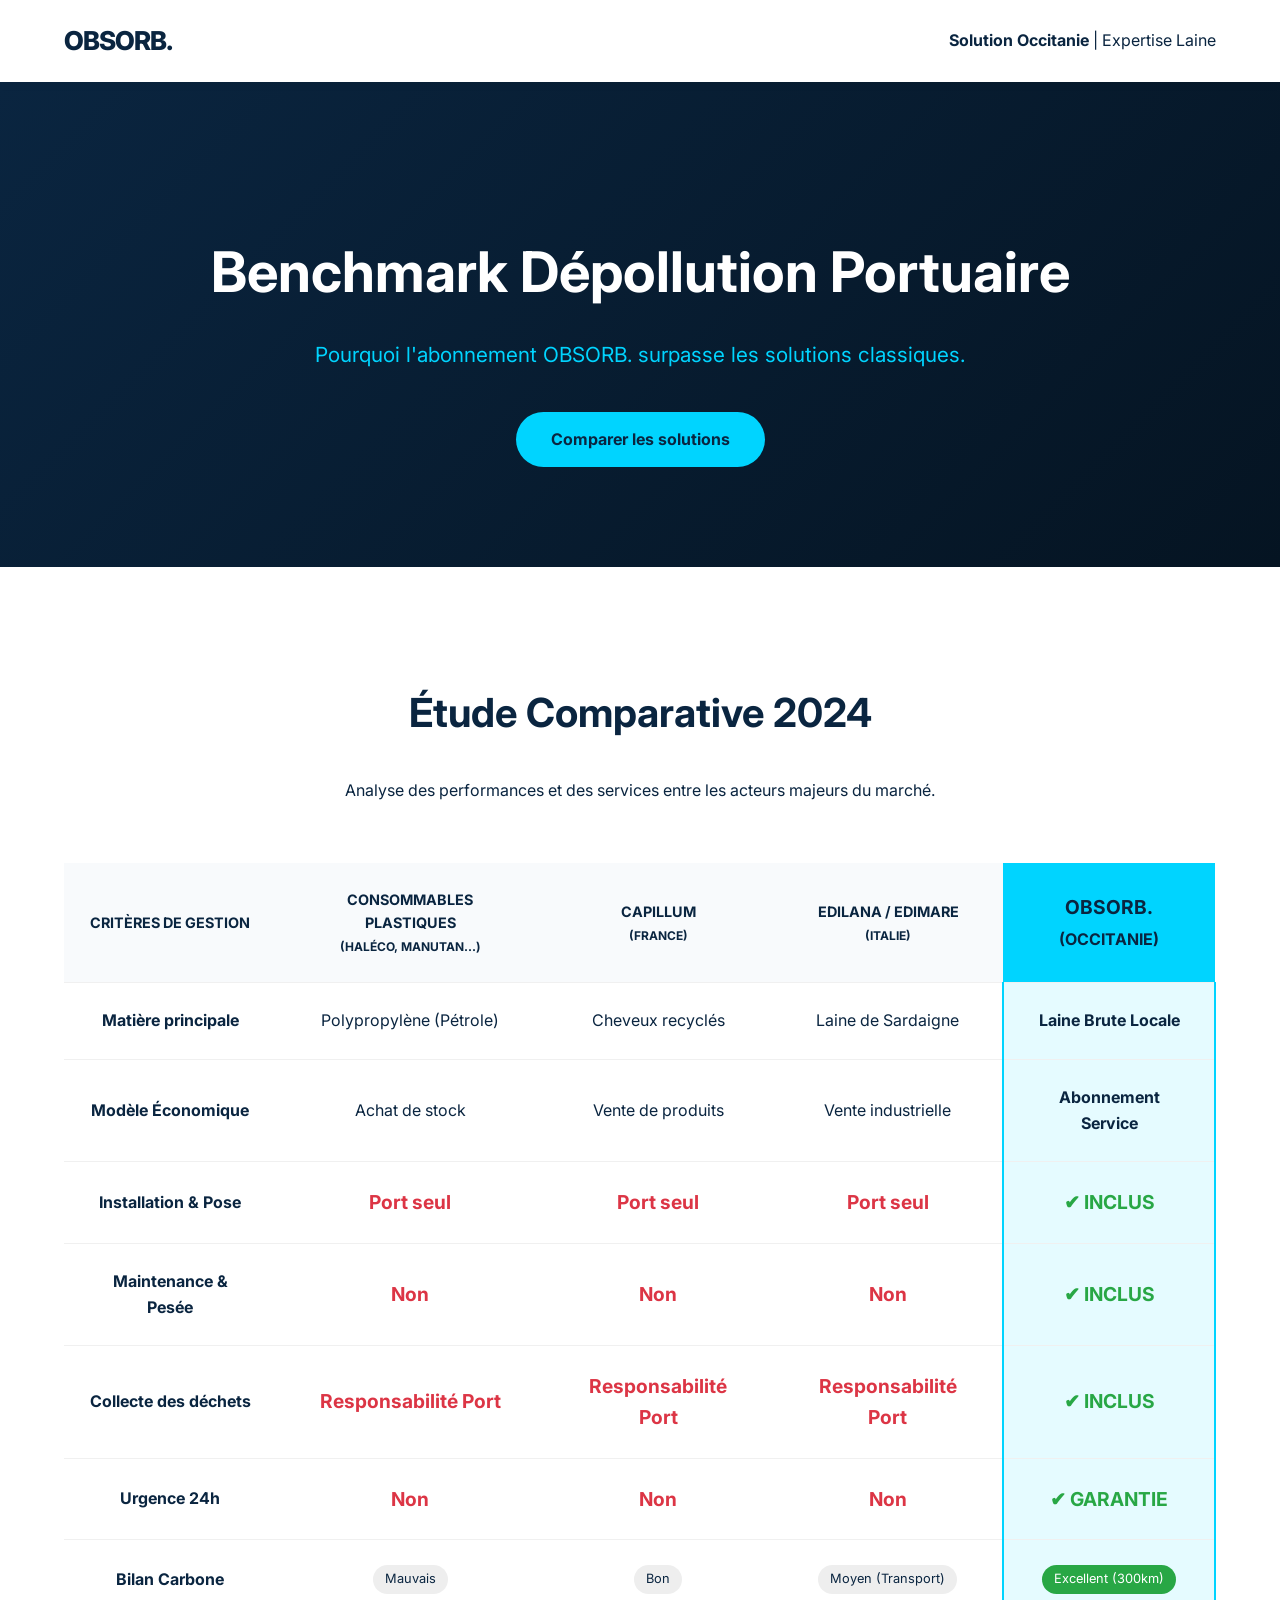
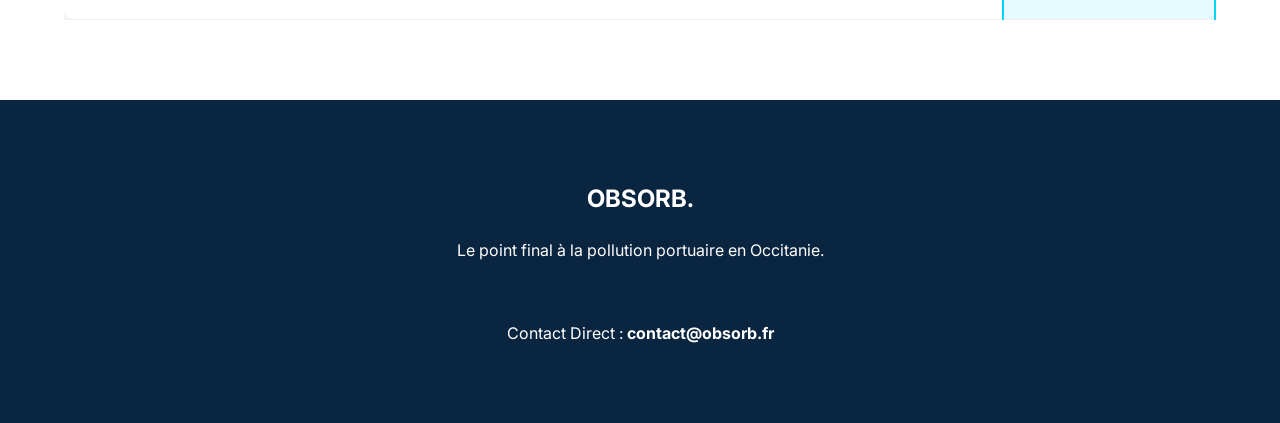
<file: benchmark.html>
<!DOCTYPE html>
<html lang="fr">

<head>
    <meta charset="UTF-8">
    <meta name="viewport" content="width=device-width, initial-scale=1.0">
    <title>OBSORB. | Benchmark Dépollution Portuaire</title>
    <link href="https://fonts.googleapis.com/css2?family=Inter:wght@400;700&display=swap" rel="stylesheet">
    <style>
        :root {
            --primary: #0a2540;
            --accent: #00d4ff;
            --light: #f6f9fc;
            --white: #ffffff;
            --success: #28a745;
            --danger: #dc3545;
        }

        body {
            font-family: 'Inter', sans-serif;
            margin: 0;
            color: var(--primary);
            line-height: 1.6;
            background-color: var(--white);
        }

        header {
            padding: 20px 5%;
            display: flex;
            justify-content: space-between;
            align-items: center;
            background: var(--white);
            position: sticky;
            top: 0;
            z-index: 1000;
            box-shadow: 0 2px 10px rgba(0, 0, 0, 0.05);
        }

        .logo {
            font-size: 26px;
            font-weight: 800;
            letter-spacing: -1px;
            color: var(--primary);
        }

        .hero {
            padding: 100px 5%;
            text-align: center;
            background: linear-gradient(135deg, #0a2540 0%, #051422 100%);
            color: white;
        }

        .hero h1 {
            font-size: 3.5rem;
            margin-bottom: 10px;
        }

        .hero p {
            font-size: 1.3rem;
            color: var(--accent);
            margin-bottom: 40px;
        }

        .section {
            padding: 80px 5%;
        }

        .section-title {
            text-align: center;
            margin-bottom: 60px;
        }

        .section-title h2 {
            font-size: 2.5rem;
        }

        /* BENCHMARK TABLE */
        .table-wrapper {
            overflow-x: auto;
            margin-top: 40px;
        }

        table {
            width: 100%;
            border-collapse: collapse;
            min-width: 900px;
            background: var(--white);
            border-radius: 12px;
            box-shadow: 0 20px 40px rgba(0, 0, 0, 0.08);
        }

        th,
        td {
            padding: 25px;
            text-align: center;
            border-bottom: 1px solid #f0f0f0;
        }

        th {
            background-color: #f8fafc;
            color: var(--primary);
            font-weight: 700;
            text-transform: uppercase;
            font-size: 0.9rem;
        }

        .col-main {
            background-color: rgba(0, 212, 255, 0.1);
            border-left: 2px solid var(--accent);
            border-right: 2px solid var(--accent);
        }

        .obs-header {
            background-color: var(--accent) !important;
            color: var(--primary) !important;
            font-size: 1.2rem !important;
        }

        .check {
            color: var(--success);
            font-size: 1.2rem;
            font-weight: bold;
        }

        .cross {
            color: var(--danger);
            font-size: 1.2rem;
            font-weight: bold;
        }

        .badge {
            display: inline-block;
            padding: 4px 12px;
            border-radius: 20px;
            font-size: 0.8rem;
            background: #eee;
        }

        footer {
            background: var(--primary);
            color: white;
            padding: 60px 5%;
            text-align: center;
        }

        .btn {
            background: var(--accent);
            color: var(--primary);
            padding: 15px 35px;
            border-radius: 50px;
            text-decoration: none;
            font-weight: bold;
            display: inline-block;
        }
    </style>
</head>

<body>

    <header>
        <div class="logo">OBSORB.</div>
        <div><strong>Solution Occitanie</strong> | Expertise Laine</div>
    </header>

    <section class="hero">
        <h1>Benchmark Dépollution Portuaire</h1>
        <p>Pourquoi l'abonnement OBSORB. surpasse les solutions classiques.</p>
        <a href="#table" class="btn">Comparer les solutions</a>
    </section>

    <section class="section" id="table">
        <div class="section-title">
            <h2>Étude Comparative 2024</h2>
            <p>Analyse des performances et des services entre les acteurs majeurs du marché.</p>
        </div>

        <div class="table-wrapper">
            <table>
                <thead>
                    <tr>
                        <th>Critères de gestion</th>
                        <th>Consommables Plastiques<br><small>(Haléco, Manutan...)</small></th>
                        <th>CAPILLUM<br><small>(France)</small></th>
                        <th>EDILANA / EDIMARE<br><small>(Italie)</small></th>
                        <th class="obs-header">OBSORB.<br><small>(Occitanie)</small></th>
                    </tr>
                </thead>
                <tbody>
                    <tr>
                        <td><strong>Matière principale</strong></td>
                        <td>Polypropylène (Pétrole)</td>
                        <td>Cheveux recyclés</td>
                        <td>Laine de Sardaigne</td>
                        <td class="col-main"><strong>Laine Brute Locale</strong></td>
                    </tr>
                    <tr>
                        <td><strong>Modèle Économique</strong></td>
                        <td>Achat de stock</td>
                        <td>Vente de produits</td>
                        <td>Vente industrielle</td>
                        <td class="col-main"><strong>Abonnement Service</strong></td>
                    </tr>
                    <tr>
                        <td><strong>Installation & Pose</strong></td>
                        <td><span class="cross">Port seul</span></td>
                        <td><span class="cross">Port seul</span></td>
                        <td><span class="cross">Port seul</span></td>
                        <td class="col-main"><span class="check">✔ INCLUS</span></td>
                    </tr>
                    <tr>
                        <td><strong>Maintenance & Pesée</strong></td>
                        <td><span class="cross">Non</span></td>
                        <td><span class="cross">Non</span></td>
                        <td><span class="cross">Non</span></td>
                        <td class="col-main"><span class="check">✔ INCLUS</span></td>
                    </tr>
                    <tr>
                        <td><strong>Collecte des déchets</strong></td>
                        <td><span class="cross">Responsabilité Port</span></td>
                        <td><span class="cross">Responsabilité Port</span></td>
                        <td><span class="cross">Responsabilité Port</span></td>
                        <td class="col-main"><span class="check">✔ INCLUS</span></td>
                    </tr>
                    <tr>
                        <td><strong>Urgence 24h</strong></td>
                        <td><span class="cross">Non</span></td>
                        <td><span class="cross">Non</span></td>
                        <td><span class="cross">Non</span></td>
                        <td class="col-main"><span class="check">✔ GARANTIE</span></td>
                    </tr>
                    <tr>
                        <td><strong>Bilan Carbone</strong></td>
                        <td><span class="badge">Mauvais</span></td>
                        <td><span class="badge">Bon</span></td>
                        <td><span class="badge">Moyen (Transport)</span></td>
                        <td class="col-main"><span class="badge"
                                style="background: var(--success); color: white;">Excellent (300km)</span></td>
                    </tr>
                </tbody>
            </table>
        </div>
    </section>

    <footer>
        <h2>OBSORB.</h2>
        <p>Le point final à la pollution portuaire en Occitanie.</p>
        <br>
        <p>Contact Direct : <strong>contact@obsorb.fr</strong></p>
    </footer>

</body>

</html>
</file>
